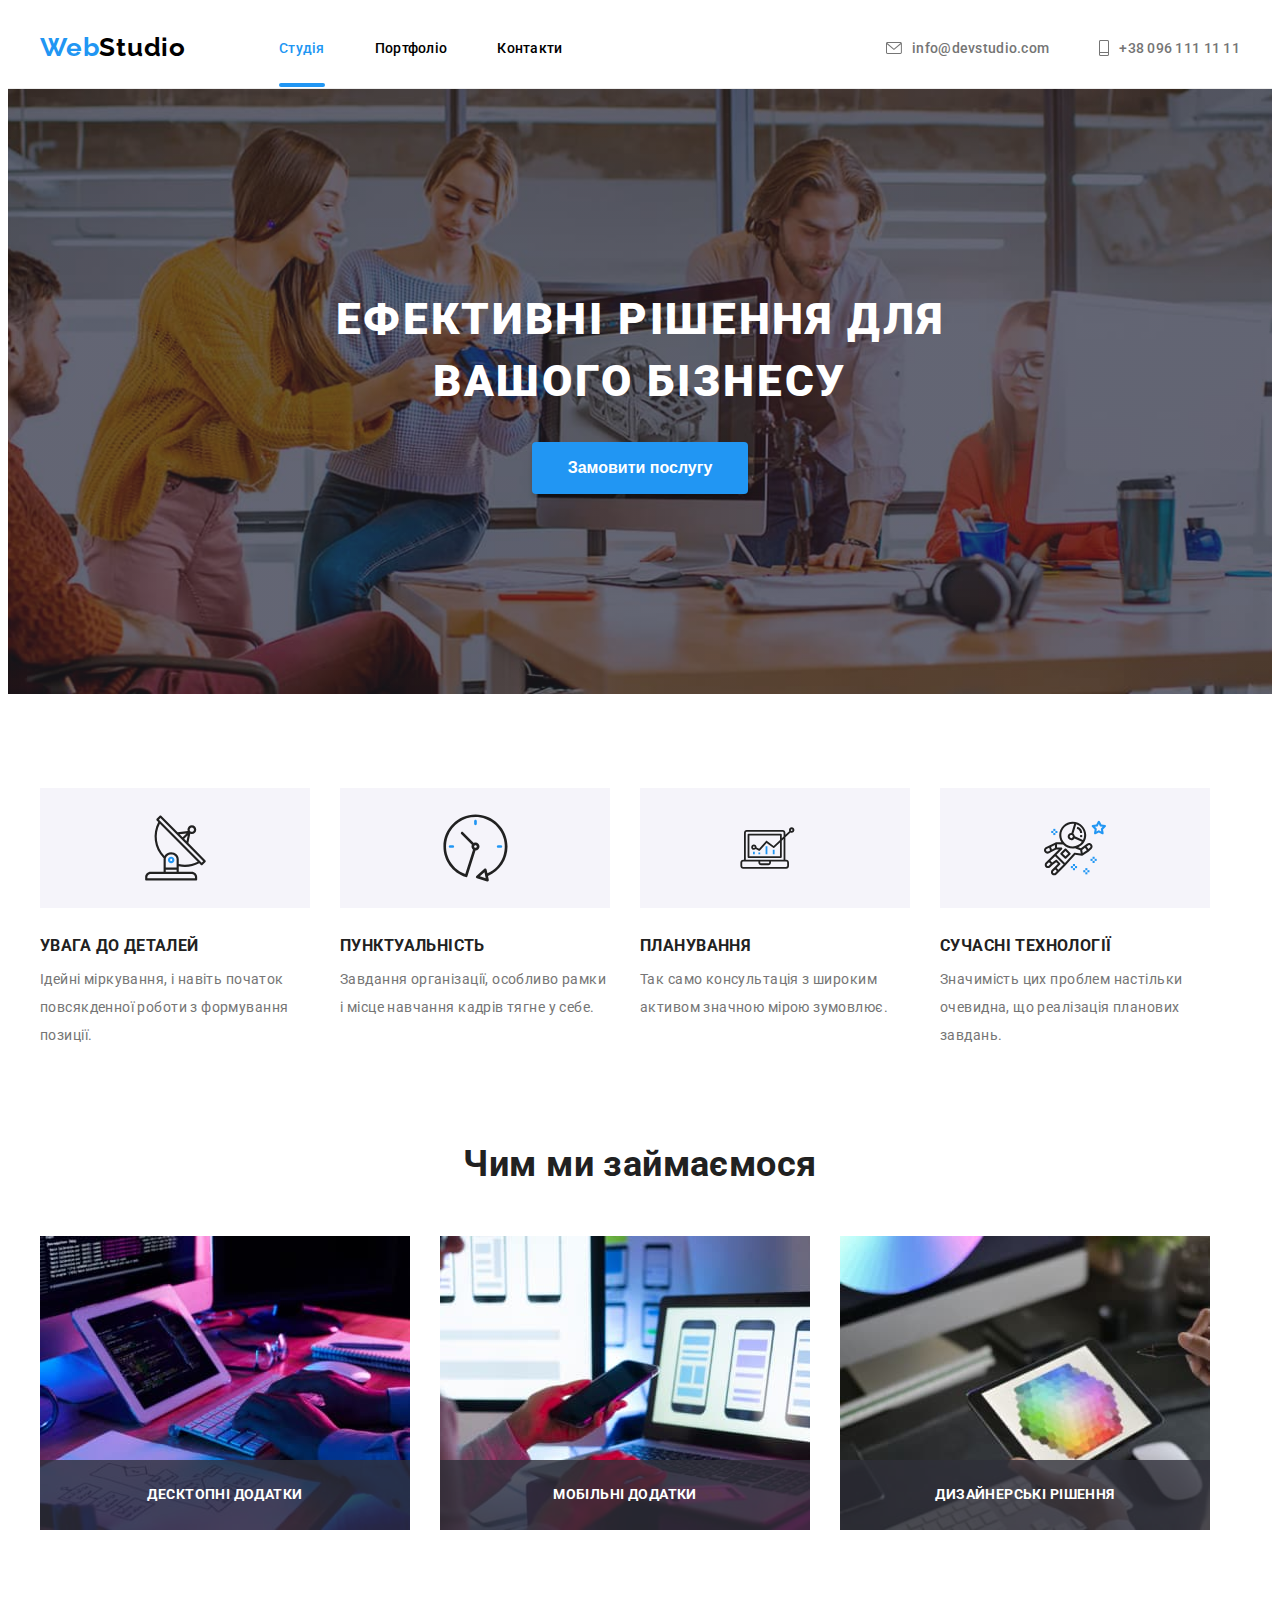
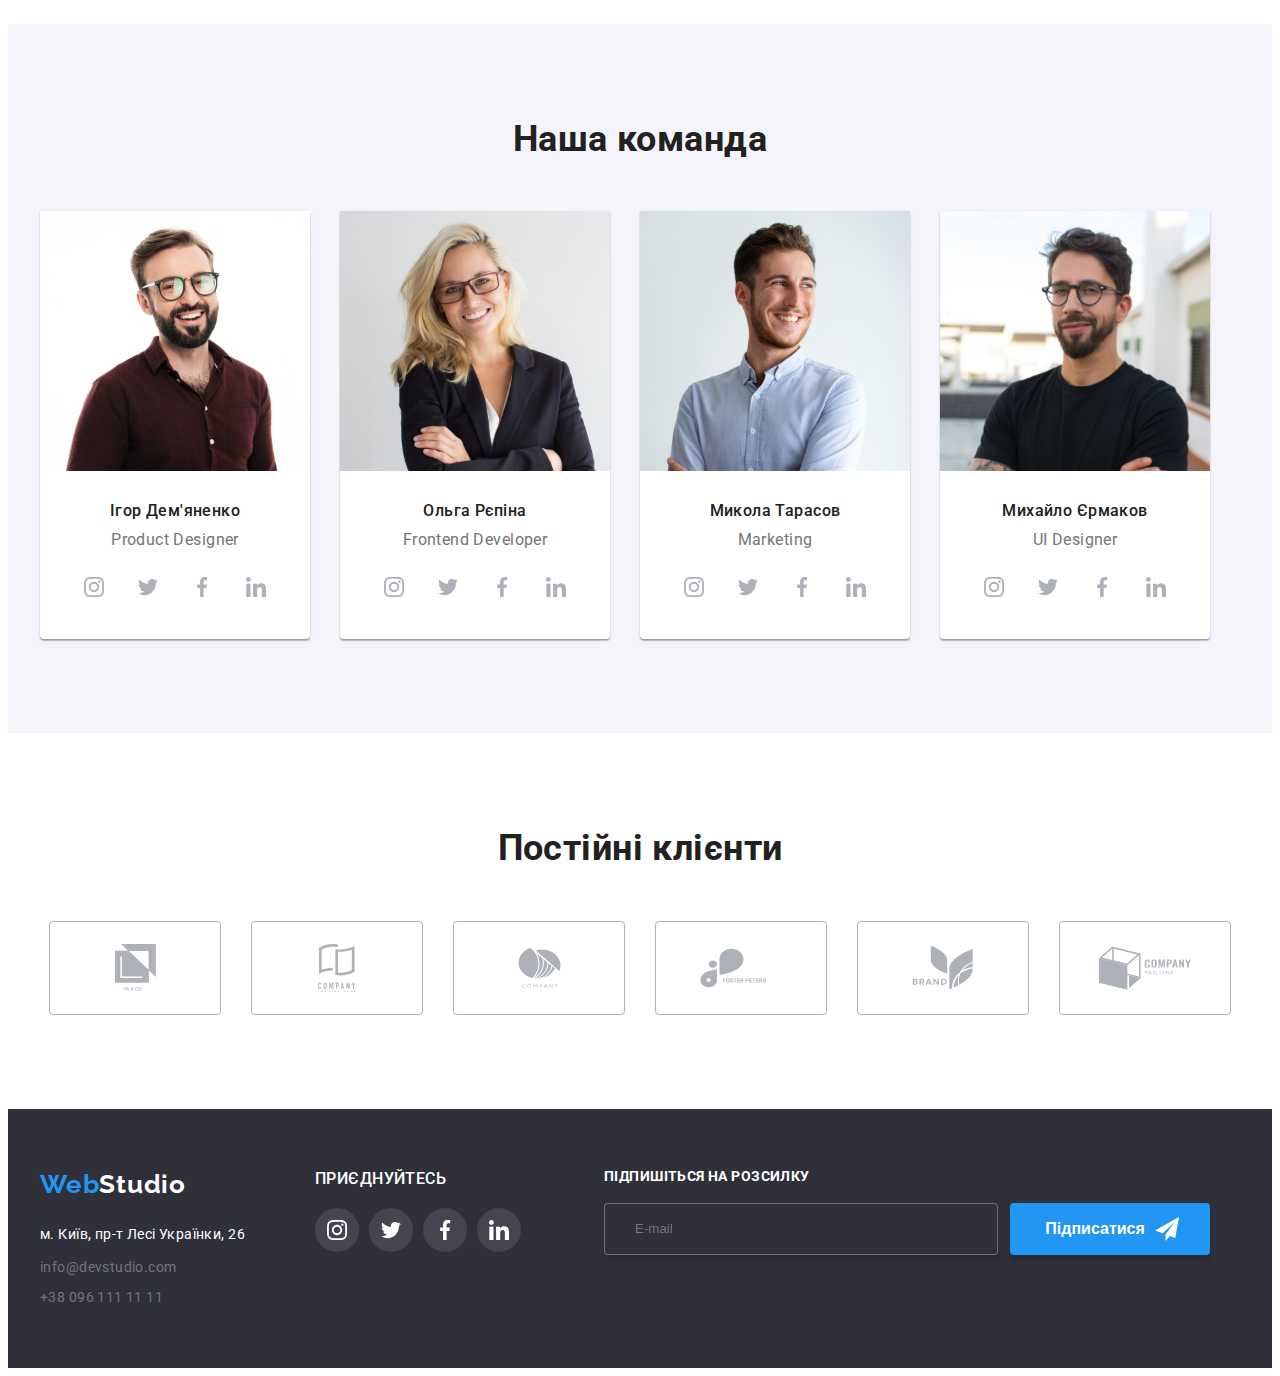
<file: index.html>
<!DOCTYPE html>
<html lang="uk">
<head>
  <title>WebStudio</title>
  <meta http-equiv="Content-Type" content="text/html;charset=UTF-8">
  <link href="https://fonts.googleapis.com/css2?family=Raleway:wght@700&family=Roboto:wght@400;500;700;900&display=swap" rel="stylesheet">
  <link rel="stylesheet" href="https://cdnjs.cloudflare.com/ajax/libs/modern-normalize/1.1.0/modern-normalize.min.css" integrity="sha512-wpPYUAdjBVSE4KJnH1VR1HeZfpl1ub8YT/NKx4PuQ5NmX2tKuGu6U/JRp5y+Y8XG2tV+wKQpNHVUX03MfMFn9Q==" crossorigin="anonymous" referrerpolicy="no-referrer" />
  <link rel="stylesheet" href="css/main.min.css">
  <meta name="viewport" content="width=device-width, initial-scale=1.0, maximum-scale=1.0, user-skalable=0">
  <link rel="shortcut icon" href="./images/ico/logo.ico">
</head>
<body>
<header class="header">
  <div class="container header__wrapper">
    <nav class="menu">
      <a class="logo" href="./index.html"><span class="logo--blue">Web</span>Studio</a>
      <ul class="menu__list">
        <li class="menu__item">
          <a class="menu__link menu__link--included" href="./index.html">Студія</a>
        </li>
        <li class="menu__item">
          <a class="menu__link" href="./portfolio.html">Портфоліо</a>
        </li>
        <li class="menu__item">
          <a class="menu__link" href="">Контакти</a>
        </li>
      </ul>
    </nav>
    <ul class="contacts__list">
      <li class="contacts__item">
        <a class="contacts__link" href="mailto:info@devstudio.com">
          <svg class="contacts__icon contacts__icon--email">
            <use href="./images/symbol-defs.svg#mail"></use>
          </svg>
          info@devstudio.com
        </a>
      </li>
      <li class="contacts__item">
        <a class="contacts__link" href="tel:+380961111111">
          <svg class="contacts__icon contacts__icon--phone">
            <use href="./images/symbol-defs.svg#phone"></use>
          </svg>
          +38 096 111 11 11
        </a>
      </li>
    </ul>
  </div>
</header>
<main>
<section class="hero hero--bg">
    <div class="container">
      <h1 class="hero__title">Ефективні рішення для вашого бізнесу</h1>
      <button class="hero__button" type="button" data-modal-open>Замовити послугу</button>
    </div>
</section>
<section class="benefits">
  <div class="container">
    <ul class="benefits__list">
      <li class="benefits__item">
       <div class="benefits__bg">
        <svg class="benefits__icon" width="65" height="70">
          <use href="./images/symbol-defs.svg#radio"></use>
        </svg>
       </div>
        <h3 class="benefits__title">УВАГА ДО ДЕТАЛЕЙ</h3>
        <p class="benefits__text">
          Ідейні міркування, і навіть початок повсякденної роботи з формування позиції.
        </p>
      </li>
      <li class="benefits__item">
       <div class="benefits__bg">
        <svg class="benefits__icon" width="67" height="70">
          <use href="./images/symbol-defs.svg#time"></use>
        </svg>
       </div>
        <h3 class="benefits__title">ПУНКТУАЛЬНІСТЬ</h3>
        <p class="benefits__text">
          Завдання організації, особливо рамки і місце навчання кадрів тягне у себе.
        </p>
      </li>
      <li class="benefits__item">
        <div class="benefits__bg">
          <svg class="benefits__icon" width="70" height="54">
            <use href="./images/symbol-defs.svg#computer"></use>
          </svg>
        </div>
        <h3 class="benefits__title">ПЛАНУВАННЯ</h3>
        <p class="benefits__text">
          Так само консультація з широким активом значною мірою зумовлює.
        </p>
      </li>
      <li class="benefits__item">
       <div class="benefits__bg">
        <svg class="benefits__icon" width="70" height="62">
          <use href="./images/symbol-defs.svg#astronaut"></use>
        </svg>
       </div>
        <h3 class="benefits__title">СУЧАСНІ ТЕХНОЛОГІЇ</h3>
        <p class="benefits__text">
          Значимість цих проблем настільки очевидна, що реалізація планових завдань.
        </p>
      </li>
    </ul>
  </div>
</section>
<section class="work section">
 <div class="container">
  <h2 class="work__title title">Чим ми займаємося</h2>
  <ul class="work__list">
    <li class="work__item">
      <div class="work__thumb">
        <img class="work__imag" src="./images/gallery/img1.jpg" width="370" alt="programming">
        <div class="work__subtitle"><p>Десктопні додатки</p></div>
      </div>
      
    </li>
    <li class="work__item">
      <div class="work__thumb">
        <img class="work__imag" src="./images/gallery/img2.jpg" width="370" alt="application creation">
        <div class="work__subtitle"><p>Мобільні додатки</p></div>
      </div>
    </li>
    <li class="work__item">
      <div class="work__thumb">
        <img class="work__imag" src="./images/gallery/img3.jpg" width="370" alt="design">
        <div class="work__subtitle"><p>Дизайнерські рішення</p></div>
      </div>
    </li>
  </ul>
 </div> 
</section>
<section class="team section">
  <div class="container">
    <h2 class="team__title title">Наша команда</h2>
    <ul class="team__list">
      <li class="team__item">
        <img class="team__imag" src="./images/gallery/img.jpg" width="270" alt="Product Designer">
        <h3 class="team__name">Ігор Дем'яненко</h3>
        <p class="team__profession">Product Designer</p>
        <ul class="team__social">
          <li class="social__br">
            <a class="social__link" href="">
              <svg class="social__icon" width="20" height="20">
                <use href="./images/symbol-defs.svg#instagram"></use>
              </svg>
            </a>
          </li>
          <li class="social__br">
            <a class="social__link" href="">
              <svg class="social__icon" width="20" height="20">
                <use href="./images/symbol-defs.svg#twitter"></use>
              </svg>
            </a>
          </li>
          <li class="social__br">
            <a class="social__link" href="">
              <svg class="social__icon" width="20" height="20">
                <use href="./images/symbol-defs.svg#facebook"></use>
              </svg>
            </a>
          </li>
          <li class="social__br">
            <a class="social__link" href="">
              <svg class="social__icon" width="20" height="20">
                <use href="./images/symbol-defs.svg#linkedin"></use>
              </svg>
            </a>
          </li>
        </ul>
      </li>
      <li class="team__item">
        <img class="team__imag" src="./images/gallery/img(1).jpg" width="270" alt="Frontend Developer">
        <h3 class="team__name">Ольга Рєпіна</h3>
        <p class="team__profession">Frontend Developer</p>
        <ul class="team__social">
          <li class="social__br">
            <a class="social__link" href="">
              <svg class="social__icon" width="20" height="20">
                <use href="./images/symbol-defs.svg#instagram"></use>
              </svg>
            </a>
          </li>
          <li class="social__br">
            <a class="social__link" href="">
              <svg class="social__icon" width="20" height="20">
                <use href="./images/symbol-defs.svg#twitter"></use>
              </svg>
            </a>
          </li>
          <li class="social__br">
            <a class="social__link" href="">
              <svg class="social__icon" width="20" height="20">
                <use href="./images/symbol-defs.svg#facebook"></use>
              </svg>
            </a>
          </li>
          <li class="social__br">
            <a class="social__link" href="">
              <svg class="social__icon" width="20" height="20">
                <use href="./images/symbol-defs.svg#linkedin"></use>
              </svg>
            </a>
          </li>
        </ul>
      </li>
      <li class="team__item">
        <img class="team__imag" src="./images/gallery/img(2).jpg" width="270" alt="Marketing">
        <h3 class="team__name">Микола Тарасов</h3>
        <p class="team__profession">Marketing</p>
          <ul class="team__social">
            <li class="social__br">
            <a class="social__link" href="">
              <svg class="social__icon" width="20" height="20">
                <use href="./images/symbol-defs.svg#instagram"></use>
              </svg>
            </a>
          </li>
          <li class="social__br">
            <a class="social__link" href="">
              <svg class="social__icon" width="20" height="20">
                <use href="./images/symbol-defs.svg#twitter"></use>
              </svg>
            </a>
          </li>
          <li class="social__br">
            <a class="social__link" href="">
              <svg class="social__icon" width="20" height="20">
                <use href="./images/symbol-defs.svg#facebook"></use>
              </svg>
            </a>
          </li>
          <li class="social__br">
            <a class="social__link" href="">
              <svg class="social__icon" width="20" height="20">
                <use href="./images/symbol-defs.svg#linkedin"></use>
              </svg>
            </a>
          </li>
        </ul>
      </li>
      <li class="team__item">
        <img class="team__imag" src="./images/gallery/img(3).jpg" width="270" alt="UI Designer">
        <h3 class="team__name">Михайло Єрмаков</h3>
        <p class="team__profession">UI Designer</p>
        <ul class="team__social">
          <li class="social__br">
            <a class="social__link" href="">
              <svg class="social__icon" width="20" height="20">
                <use href="./images/symbol-defs.svg#instagram"></use>
              </svg>
            </a>
          </li>
          <li class="social__br">
            <a class="social__link" href="">
              <svg class="social__icon" width="20" height="20">
                <use href="./images/symbol-defs.svg#twitter"></use>
              </svg>
            </a>
          </li>
          <li class="social__br">
            <a class="social__link" href="">
              <svg class="social__icon" width="20" height="20">
                <use href="./images/symbol-defs.svg#facebook"></use>
              </svg>
            </a>
          </li>
          <li class="social__br">
            <a class="social__link" href="">
              <svg class="social__icon" width="20" height="20">
                <use href="./images/symbol-defs.svg#linkedin"></use>
              </svg>
            </a>
          </li>
        </ul>
      </li>
    </ul>
  </div>
</section>
<section class="company section">
  <div class="container">
    <h2 class="company__title title">Постійні клієнти</h2>
    <ul class="company__list">
      <li class="company__item">
        <a class="company__link" href="">
          <svg class="company__icon" width="41" height="47">
            <use href="./images/symbol-defs.svg#company1"></use>
          </svg>
        </a>
      </li>
      <li class="company__item">
        <a class="company__link" href="">
          <svg class="company__icon" width="40" height="48">
            <use href="./images/symbol-defs.svg#company2"></use>
          </svg>
        </a>
      </li>
      <li class="company__item">
        <a class="company__link" href="">
          <svg class="company__icon" width="43" height="41">
            <use href="./images/symbol-defs.svg#company3"></use>
          </svg>
        </a>
      </li>
      <li class="company__item">
        <a class="company__link" href="">
          <svg class="company__icon" width="84" height="40">
            <use href="./images/symbol-defs.svg#company4"></use>
          </svg>
        </a>
      </li>
      <li class="company__item">
        <a class="company__link" href="">
          <svg class="company__icon" width="62" height="45">
            <use href="./images/symbol-defs.svg#company5"></use>
          </svg>
        </a>
      </li>
      <li class="company__item">
        <a class="company__link" href="">
          <svg class="company__icon" width="94" height="44">
            <use href="./images/symbol-defs.svg#company6"></use>
          </svg>
        </a>
      </li>
    </ul>
  </div>
</section>
</main>
<footer class="footer">
 <div class="container">
  <address class="address">
    <div class="footer__contacts">
      <a class="footer__logo logo" href="./index.html"><span class="logo--blue">Web</span>Studio</a>
      <ul class="footer__list">
        <li class="footer__item">
          <a class="footer__link footer__link--white" href="https://goo.gl/maps/CPtrU1FHBa2aNyZL9" target="_blank"
            rel="noopener noreferrer nofollow">м. Київ, пр-т Лесі Українки, 26</a>
        </li>
        <li class="footer__item">
          <a class="footer__link" href="mailto:info@devstudio.com">info@devstudio.com</a>
        </li>
        <li class="footer__item">
          <a class="footer__link" href="tel:+380961111111">+38 096 111 11 11</a>
        </li>
      </ul>
    </div>
    <div class="footer__connect">
      <p class="footer__title">приєднуйтесь</p>
      <ul class="footer__social">
        <li class="social__br">
          <a class="social__link social__link--color" href="">
            <svg class="social__icon" width="20" height="20">
              <use href="./images/symbol-defs.svg#instagram"></use>
            </svg>
          </a>
        </li>
        <li class="social__br">
          <a class="social__link social__link--color" href="">
            <svg class="social__icon" width="20" height="20">
              <use href="./images/symbol-defs.svg#twitter"></use>
            </svg>
          </a>
        </li>
        <li class="social__br">
          <a class="social__link social__link--color" href="">
            <svg class="social__icon" width="20" height="20">
              <use href="./images/symbol-defs.svg#facebook"></use>
            </svg>
          </a>
        </li>
        <li class="social__br">
          <a class="social__link social__link--color" href="">
            <svg class="social__icon" width="20" height="20">
              <use href="./images/symbol-defs.svg#linkedin"></use>
            </svg>
          </a>
        </li>
      </ul>
    </div>
    <form class="footer__subscribee">
        <label class="subscribee__label" for="mail">Підпишіться на розсилку</label>
        <div class="subscribee__field">
          <input class="subscribee__input" type="email" name="email" placeholder="E-mail" id="mail" required />
          <button class="subscribee__button" type="submit">
            <span class="subscribee__text">Підписатися</span>
            <svg class="subscribee__icon" width="24" height="24">
              <use href="./images/symbol-defs.svg#subscribee"></use>
            </svg>
          </button>
        </div>
    </form>
  </address>
 </div>
</footer>
<div class="backdrop is-hidden" data-modal>
  <div class="modal">
    <button type="button" class="close__button" data-modal-close>
      <svg class="close__icon" width="11" height="11">
      <use href="./images/symbol-defs.svg#close"></use>
    </svg>
    </button>
    <div class="modal__form">
      <p class="modal__title">Залиште свої дані, ми вам передзвонимо</p>
      <form>
          <fieldset>
            <div class="modal__field">
              <label class="modal__label" for="username">Ім'я </label>
              <input class="modal__input" type="text" name="username" id="username" required 
              pattern="^[a-zA-Z]+$" 
              title="Username" />
              <svg class="modal__icon" width="12" height="12">
                <use href="./images/symbol-defs.svg#name"></use>
              </svg>
            </div>
            <div class="modal__field">
              <label  class="modal__label" for="tell">Телефон</label>
              <input class="modal__input" type="tel" name="tell" id="tell" required />
              <svg class="modal__icon" width="12" height="12">
                <use href="./images/symbol-defs.svg#tell"></use>
              </svg>
            </div>
            <div class="modal__field">
              <label class="modal__label" for="email">Пошта</label>
              <input class="modal__input" type="email" name="mail" id="email" required />
              <svg class="modal__icon" width="12" height="12">
                <use href="./images/symbol-defs.svg#email"></use>
              </svg>
            </div>
            <div class="modal__field modal__field--bottom">
              <label class="modal__label" for="comments">Коментар</label>
              <textarea class="modal__comments" name="text" id="comments" cols="30" rows="10" placeholder="Введіть текст"></textarea>
            </div>
            <div class="modal__treaty">
              <label class="treaty__label">
                <input class="treaty__input" type="checkbox" value="confirmation" required>
                 <span class="treaty__check"></span>
                Погоджуюся з розсилкою та приймаю &nbsp; <a href="">Умови договору</a>
              </label>
            </div>
            <button class="modal__button" type="submit">Відправити</button>
          </fieldset>
      </form>
    </div>
  </div>
</div>
<script src="./js/modal.js"></script>
</body>
</html>
</file>
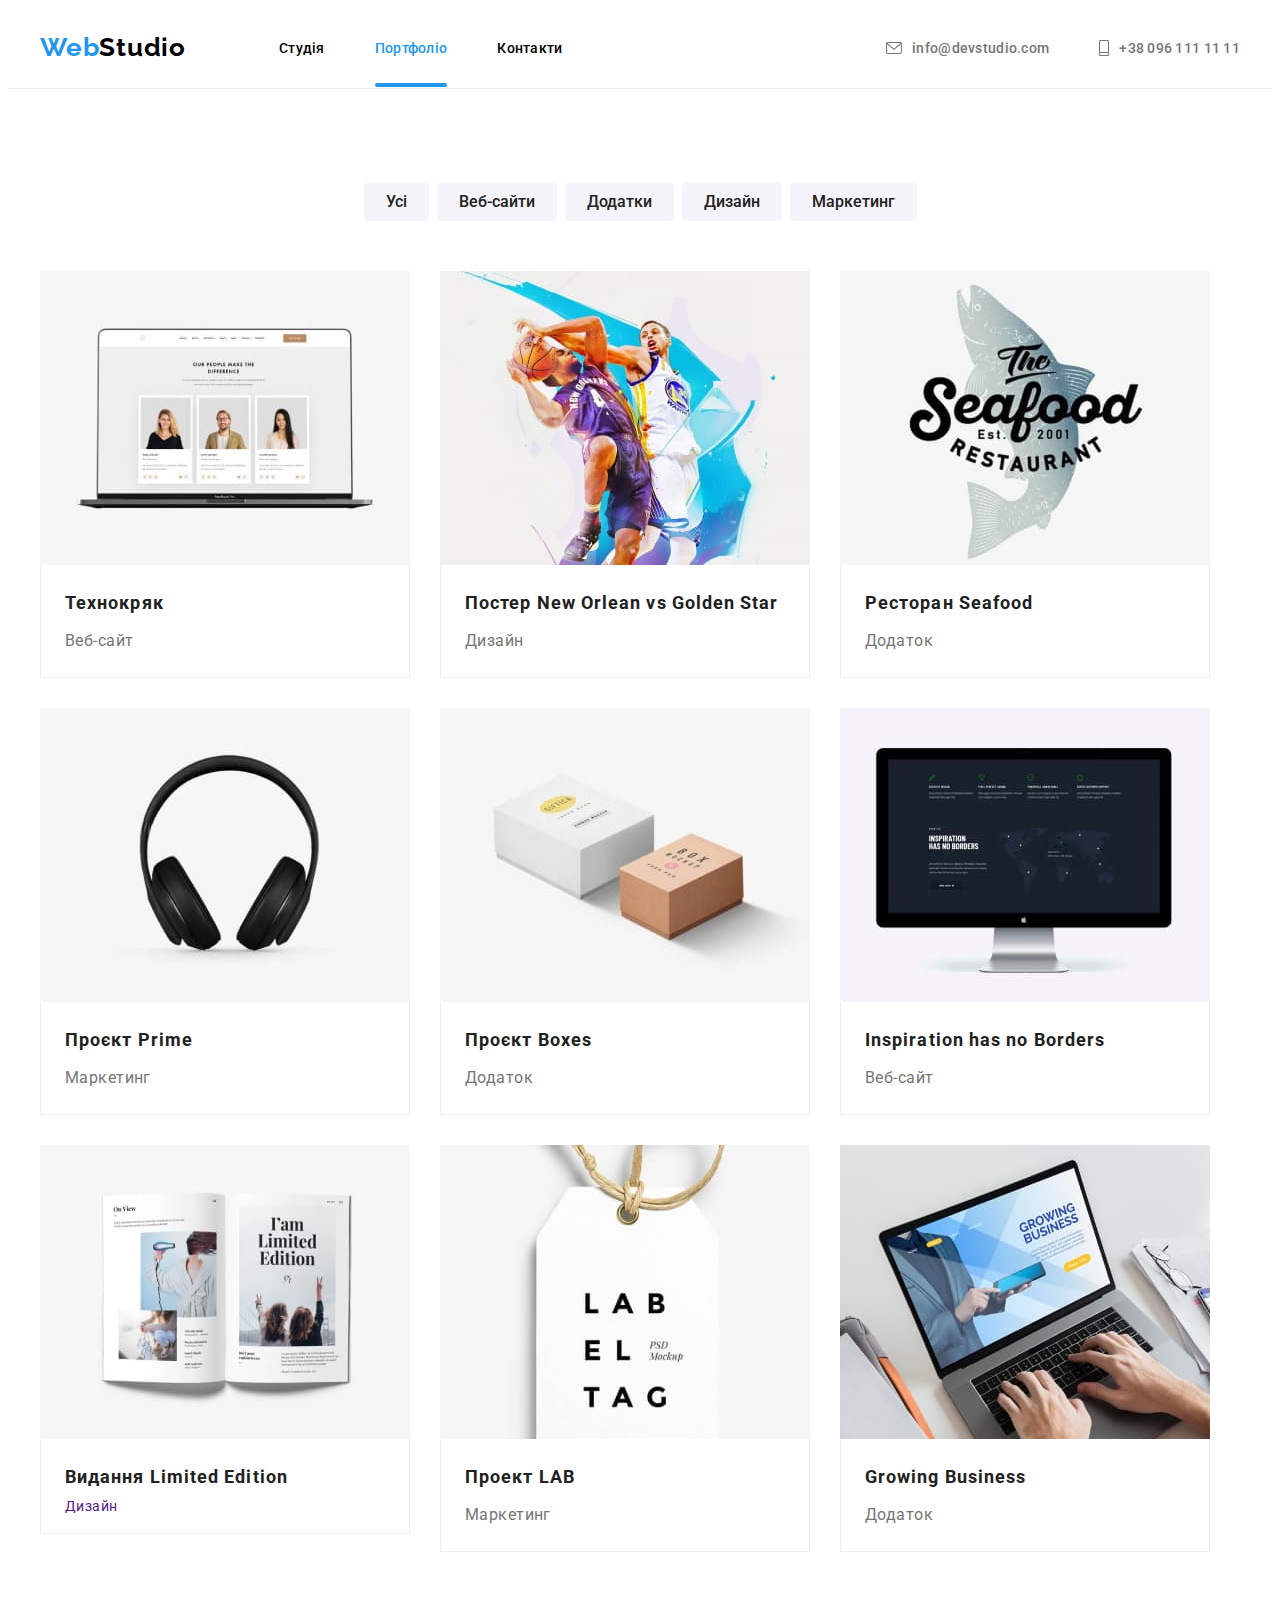
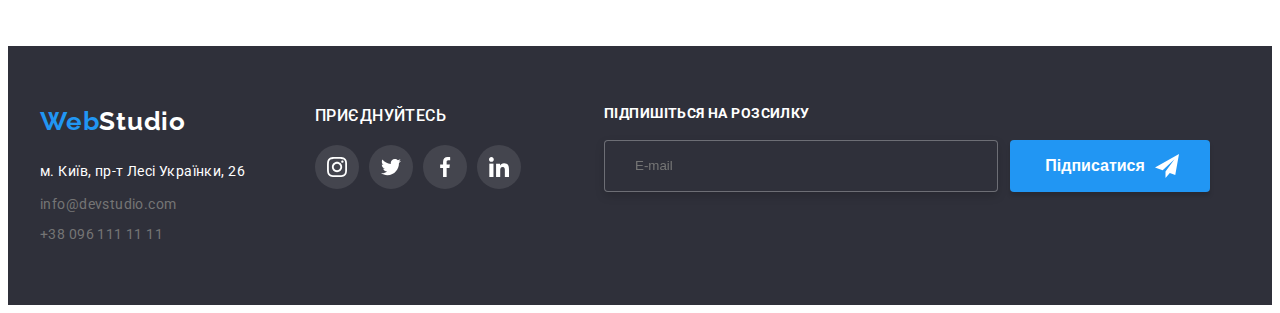
<file: portfolio.html>
<!DOCTYPE html>
<html lang="uk">
<head>
  <title>WebStudio</title>
  <meta http-equiv="Content-Type" content="text/html;charset=UTF-8">
  <link href="https://fonts.googleapis.com/css2?family=Raleway:wght@700&family=Roboto:wght@400;500;700;900&display=swap" rel="stylesheet">
  <link rel="stylesheet" href="https://cdnjs.cloudflare.com/ajax/libs/modern-normalize/1.1.0/modern-normalize.min.css"
    integrity="sha512-wpPYUAdjBVSE4KJnH1VR1HeZfpl1ub8YT/NKx4PuQ5NmX2tKuGu6U/JRp5y+Y8XG2tV+wKQpNHVUX03MfMFn9Q=="
    crossorigin="anonymous" referrerpolicy="no-referrer" />
  <link rel="stylesheet" href="css/main.min.css">
  <meta name="viewport" content="width=device-width, initial-scale=1.0, maximum-scale=1.0, user-skalable=0">
  <link rel="shortcut icon" href="./image/ico/logo.ico">
</head>
<body>
  <header class="header">
    <div class="container header__wrapper">
      <nav class="menu">
        <a class="logo" href="./index.html"><span class="logo--blue">Web</span>Studio</a>
        <ul class="menu__list">
          <li class="menu__item">
            <a class="menu__link" href="./index.html">Студія</a>
          </li>
          <li class="menu__item">
            <a class="menu__link menu__link--included" href="./portfolio.html">Портфоліо</a>
          </li>
          <li class="menu__item">
            <a class="menu__link" href="">Контакти</a>
          </li>
        </ul>
      </nav>
      <ul class="contacts__list">
        <li class="contacts__item">
          <a class="contacts__link" href="mailto:info@devstudio.com">
            <svg class="contacts__icon contacts__icon--email">
              <use href="./images/symbol-defs.svg#mail"></use>
            </svg>
            info@devstudio.com
          </a>
        </li>
        <li class="contacts__item">
          <a class="contacts__link" href="tel:+380961111111">
            <svg class="contacts__icon contacts__icon--phone">
              <use href="./images/symbol-defs.svg#phone"></use>
            </svg>
            +38 096 111 11 11
          </a>
        </li>
      </ul>
    </div>
  </header>
<main>
<section class="portfolio section">
<div class="container">
      <ul class="button__list">
        <li class="button__item">
          <button class="button" type="button">Усі</button>
        </li>
        <li class="button__item">
          <button class="button" type="button">Веб-сайти</button>
        </li>
        <li class="button__item">
          <button class="button" type="button">Додатки</button>
        </li>
        <li class="button__item">
          <button class="button" type="button">Дизайн</button>
        </li>
        <li class="button__item">
          <button class="button" type="button">Маркетинг</button>
        </li>
      </ul>
      <ul class="portfolio__list">
        <li class="portfolio__item">
          <a class="portfolio__link" href="">
            <div class="portfolio__overlay">
              <img class="portfolio__imag" src="./images/portfolio/img1.jpg" width="370" alt="">
              <div class="portfolio__thumb">
                <p>Ресурс пропонує комплексні пропозиції з різним рівнем функціоналу та сервісів. Все це дозволить відвідувачу отримати
                вичерпні відомості про компанію чи приватну особу.</p>
            </div>
            </div>
            <div class="portfolio__info">
              <h2 class="portfolio__title">Технокряк</h2>
              <p class="portfolio__text">Веб-сайт</p>
            </div>
          </a>
        </li>
        <li class="portfolio__item">
          <a class="portfolio__link" href="">
              <div class="portfolio__overlay">
                <img class="portfolio__imag" src="./images/portfolio/img2.jpg" width="370" alt="">
                <div class="portfolio__thumb">
                  <p>Ресурс пропонує комплексні пропозиції з різним рівнем функціоналу та сервісів. Все це дозволить відвідувачу
                    отримати вичерпні відомості про компанію чи приватну особу.</p>
              </div>
            </div>
            <div class="portfolio__info">
              <h2 class="portfolio__title">Постер New Orlean vs Golden Star</h2>
              <p class="portfolio__text">Дизайн</p>
            </div>
          </a>
        </li>
        <li class="portfolio__item">
          <a class="portfolio__link" href="">
            <div class="portfolio__overlay">
              <img class="portfolio__imag" src="./images/portfolio/img3.jpg" width="370" alt="">
              <div class="portfolio__thumb">
                <p>Ресурс пропонує комплексні пропозиції з різним рівнем функціоналу та сервісів. Все це дозволить відвідувачу
                  отримати вичерпні відомості про компанію чи приватну особу.</p>
            </div>
            </div>
            <div class="portfolio__info">
              <h2 class="portfolio__title">Ресторан Seafood</h2>
              <p class="portfolio__text">Додаток</p>
            </div>
          </a>
        </li>
        <li class="portfolio__item">
          <a class="portfolio__link" href="">
            <div class="portfolio__overlay">
              <img class="portfolio__imag" src="./images/portfolio/img4.jpg" width="370" alt="">
              <div class="portfolio__thumb">
                <p>Ресурс пропонує комплексні пропозиції з різним рівнем функціоналу та сервісів. Все це дозволить відвідувачу
                  отримати вичерпні відомості про компанію чи приватну особу.</p>
              </div>
            </div>
            <div class="portfolio__info">
              <h2 class="portfolio__title">Проєкт Prime</h2>
              <p class="portfolio__text">Маркетинг</p>
            </div>
          </a>
        </li>
        <li class="portfolio__item">
          <a class="portfolio__link" href="">
           <div class="portfolio__overlay">
            <img class="portfolio__imag" src="./images/portfolio/img5.jpg" width="370" alt="">
            <div class="portfolio__thumb">
              <p>Ресурс пропонує комплексні пропозиції з різним рівнем функціоналу та сервісів. Все це дозволить відвідувачу
                отримати вичерпні відомості про компанію чи приватну особу.</p>
            </div>
           </div>
            <div class="portfolio__info">
              <h2 class="portfolio__title">Проєкт Boxes</h2>
              <p class="portfolio__text">Додаток</p>
            </div>
          </a>
        </li>
        <li class="portfolio__item">
          <a class="portfolio__link" href="">
           <div class="portfolio__overlay">
            <img class="portfolio__imag" src="./images/portfolio/img6.jpg" width="370" alt="">
            <div class="portfolio__thumb">
              <p>Ресурс пропонує комплексні пропозиції з різним рівнем функціоналу та сервісів. Все це дозволить відвідувачу
                отримати вичерпні відомості про компанію чи приватну особу.</p>
            </div>
           </div>
            <div class="portfolio__info">
              <h2 class="portfolio__title">Inspiration has no Borders</h2>
              <p class="portfolio__text">Веб-сайт</p>
            </div>
          </a>
        </li>
        <li class="portfolio__item">
          <a class="portfolio__link" href="">
           <div class="portfolio__overlay">
            <img class="portfolio__imag" src="./images/portfolio/img7.jpg" width="370" alt="">
            <div class="portfolio__thumb">
              <p>Ресурс пропонує комплексні пропозиції з різним рівнем функціоналу та сервісів. Все це дозволить відвідувачу
                отримати вичерпні відомості про компанію чи приватну особу.</p>
            </div>
           </div>
            <div class="portfolio__info">
              <h2 class="portfolio__title">Видання Limited Edition</h2>
              <p class="portfolio-text">Дизайн</p>
            </div>
          </a>
        </li>
        <li class="portfolio__item">
          <a class="portfolio__link" href="">
            <div class="portfolio__overlay">
              <img class="portfolio__imag" src="./images/portfolio/img8.jpg" width="370" alt="">
              <div class="portfolio__thumb">
                <p>Ресурс пропонує комплексні пропозиції з різним рівнем функціоналу та сервісів. Все це дозволить відвідувачу
                  отримати вичерпні відомості про компанію чи приватну особу.</p>
              </div>
            </div>
            <div class="portfolio__info">
              <h2 class="portfolio__title">Проект LAB</h2>
              <p class="portfolio__text">Маркетинг</p>
            </div>
          </a>
        </li>
        <li class="portfolio__item">
          <a class="portfolio__link" href="">
            <div class="portfolio__overlay">
              <img class="portfolio__imag" src="./images/portfolio/img9.jpg" width="370" alt="">
              <div class="portfolio__thumb">
                <p>Ресурс пропонує комплексні пропозиції з різним рівнем функціоналу та сервісів. Все це дозволить відвідувачу
                  отримати вичерпні відомості про компанію чи приватну особу.</p>
              </div>
            </div>
            <div class="portfolio__info">
              <h2 class="portfolio__title">Growing Business</h2>
              <p class="portfolio__text">Додаток</p>
            </div>
          </a>
        </li>
      </ul>
</div>
</section>
</main>
<footer class="footer">
  <div class="container">
    <address class="address">
      <div class="footer__contacts">
        <a class="footer__logo logo" href="./index.html"><span class="logo--blue">Web</span>Studio</a>
        <ul class="footer__list">
          <li class="footer__item">
            <a class="footer__link footer__link--white" href="https://goo.gl/maps/CPtrU1FHBa2aNyZL9" target="_blank"
              rel="noopener noreferrer nofollow">м. Київ, пр-т Лесі Українки, 26</a>
          </li>
          <li class="footer__item">
            <a class="footer__link" href="mailto:info@devstudio.com">info@devstudio.com</a>
          </li>
          <li class="footer__item">
            <a class="footer__link" href="tel:+380961111111">+38 096 111 11 11</a>
          </li>
        </ul>
      </div>
      <div class="footer__connect">
        <p class="footer__title">приєднуйтесь</p>
        <ul class="footer__social">
          <li class="social__br">
            <a class="social__link social__link--color" href="">
              <svg class="social__icon" width="20" height="20">
                <use href="./images/symbol-defs.svg#instagram"></use>
              </svg>
            </a>
          </li>
          <li class="social__br">
            <a class="social__link social__link--color" href="">
              <svg class="social__icon" width="20" height="20">
                <use href="./images/symbol-defs.svg#twitter"></use>
              </svg>
            </a>
          </li>
          <li class="social__br">
            <a class="social__link social__link--color" href="">
              <svg class="social__icon" width="20" height="20">
                <use href="./images/symbol-defs.svg#facebook"></use>
              </svg>
            </a>
          </li>
          <li class="social__br">
            <a class="social__link social__link--color" href="">
              <svg class="social__icon" width="20" height="20">
                <use href="./images/symbol-defs.svg#linkedin"></use>
              </svg>
            </a>
          </li>
        </ul>
      </div>
      <form class="footer__subscribee">
        <label class="subscribee__label" for="mail">Підпишіться на розсилку</label>
        <div class="subscribee__field">
          <input class="subscribee__input" type="email" name="email" placeholder="E-mail" id="mail" required />
          <button class="subscribee__button" type="submit">
            <span class="subscribee__text">Підписатися</span>
            <svg class="subscribee__icon" width="24" height="24">
              <use href="./images/symbol-defs.svg#subscribee"></use>
            </svg>
          </button>
        </div>
      </form>
    </address>
  </div>
</footer>
</body>
</html>
</file>
<file: css/main.min.css>
ul,li{list-style:none;margin:0;padding:0}h1,h2,h3,h4,h5,h6,p{margin:0;padding:0}a{text-decoration:none}fieldset{margin:0;padding:0;border:0}body{font-family:"Roboto",sans-serif;color:var(--main-color);font-size:14px;line-height:1;text-decoration:none;letter-spacing:.03em}.container{margin:0 auto;max-width:1200px;padding:0 15px 0 15px}.menu__link--included{color:var(--active-color)}.menu__link--included::after{content:"";display:flex;position:absolute;bottom:0;background:#2196f3;border-radius:2px;width:100%;height:4px}.logo{color:var(--main-color);font-family:"Raleway";font-weight:700;font-size:26px;line-height:1.2;letter-spacing:.03em;margin:0 93px 0 0}.logo--blue{color:#2196f3}.section{padding:94px 0}.title{color:#212121;font-weight:700;font-size:36px;line-height:1.2;text-align:center;margin:0 0 50px 0}img{display:block}.social__link{display:flex;justify-content:center;align-items:center;width:44px;height:44px;border-radius:50%;color:#afb1b8;cursor:pointer;transition:color 250ms cubic-bezier(0.4, 0, 0.2, 1),background-color 250ms cubic-bezier(0.4, 0, 0.2, 1)}.social__link:hover{background:#2196f3;color:#fff}.social__icon{fill:currentColor}.header{border-bottom:1px solid #ececec}.header__wrapper{display:flex;justify-content:space-between;align-items:center}.menu{display:flex;align-items:center}.menu__list{display:flex}.menu__list li:not(:last-child){margin:0 50px 0 0}.menu__item{position:relative}.menu__link{display:block;font-weight:500;letter-spacing:.02em;color:var(--main-color);padding:32px 0;transition:color 250ms cubic-bezier(0.4, 0, 0.2, 1)}.menu__link:hover{color:#2196f3}.menu__link--included{color:#2196f3}.contacts__list{display:flex;align-items:center;color:#757575;transition:color 250ms cubic-bezier(0.4, 0, 0.2, 1)}.contacts__list li:not(:last-child){margin:0 50px 0 0}.contacts__item a{display:flex;align-items:center;font-weight:500;letter-spacing:.02em;color:inherit;padding:32px 0}.contacts__item:hover{color:#2196f3;cursor:pointer}.contacts__link{transition:color 250ms cubic-bezier(0.4, 0, 0.2, 1)}.contacts__link:hover{color:#2196f3}.contacts__icon{margin:0 10px 0 0;fill:currentColor;transition:fill 250ms cubic-bezier(0.4, 0, 0.2, 1)}.contacts__icon--email{width:16px;height:12px}.contacts__icon--email:hover{fill:currentColor}.contacts__icon--phone{width:10px;height:16px}.contacts__icon--phone:hover{fill:currentColor}.address{display:flex;font-style:normal}.footer{background:#2f303a;padding:60px 0}.footer__contacts{margin:0 70px 0 0}.footer__logo{display:inline-block;color:#fff;margin:0 0 20px 0}.footer__list li:not(:last-child){margin-bottom:9px}.footer__link{color:#757575;line-height:1.5;transition:color 250ms cubic-bezier(0.4, 0, 0.2, 1)}.footer__link:hover{color:#2196f3}.footer__link--white{color:#fff;line-height:2}.footer__connect{margin:0 83px 0 0}.footer__title{color:#fff;font-weight:500;font-size:16px;line-height:1.2;margin:0 0 20px 0;text-transform:uppercase}.footer__social{display:flex;justify-content:center;column-gap:10px}.social__link--color{background:rgba(255,255,255,.1);color:#fff}.footer__subscribee{display:flex;flex-direction:column;color:#fff}.subscribee__label{font-weight:700;line-height:1;text-transform:uppercase;margin-bottom:20px}.subscribee__field{display:flex;column-gap:12px}.subscribee__input{border:1px solid rgba(255,255,255,.3);filter:drop-shadow(0px 4px 4px rgba(0, 0, 0, 0.15));border-radius:4px;width:360px;background:#2f303a;padding-left:30px;color:#fff}.subscribee__button{position:relative;width:200px;color:#fff;font-weight:700;font-size:16px;line-height:2;cursor:pointer;background:#2196f3;box-shadow:0px 4px 4px rgba(0,0,0,.15);border-radius:4px;border:none;transition:background-color 250ms cubic-bezier(0.4, 0, 0.2, 1);padding:10px 0}.subscribee__button:hover,.subscribee__button:focus{background:#188ce8}.subscribee__text{margin-right:10px;margin-left:-20px}.subscribee__icon{position:absolute;top:50%;fill:#fff;transform:translateY(-50%)}.portfolio__list{display:flex;flex-wrap:wrap;gap:30px}.portfolio__link{display:block;width:370px;background:#fff;transition:box-shadow 250ms cubic-bezier(0.4, 0, 0.2, 1)}.portfolio__link:hover{box-shadow:0px 3px 1px rgba(0,0,0,.1),0px 1px 2px rgba(0,0,0,.08),0px 2px 2px rgba(0,0,0,.12)}.portfolio__overlay{overflow:hidden;position:relative}.portfolio__imag{max-width:100%;height:auto}.portfolio__thumb{position:absolute;top:0;left:0;background:rgba(33,150,243,.9);font-size:18px;line-height:1.55;color:#fff;padding:63px 24px;height:100%;width:100%;transform:translateY(100%);transition:transform 250ms cubic-bezier(0.4, 0, 0.2, 1)}.portfolio__list .portfolio__item:hover .portfolio__thumb{transform:translateY(0)}.portfolio__info{padding:20px 24px;border-left:1px solid #eee;border-right:1px solid #eee;border-bottom:1px solid #eee}.portfolio__title{color:#212121;font-weight:700;font-size:18px;line-height:2;letter-spacing:.06em;margin:0 0 4px 0}.portfolio__text{color:#757575;font-size:16px;line-height:2}.button{color:#212121;font-family:inherit;font-weight:500;font-size:16px;line-height:1.62;background:#f5f4fa;border:none;border-radius:4px;cursor:pointer;padding:6px 22px;transition:color 250ms cubic-bezier(0.4, 0, 0.2, 1),background-color 250ms cubic-bezier(0.4, 0, 0.2, 1)}.button:hover,.button:focus{color:#fff;background:#2196f3;box-shadow:0px 3px 1px rgba(0,0,0,.1),0px 1px 2px rgba(0,0,0,.08),0px 2px 2px rgba(0,0,0,.12)}.button__list{display:flex;justify-content:center;column-gap:8px;margin:0 0 50px 0}.backdrop{position:fixed;top:0;left:0;width:100%;height:100%;background:rgba(0,0,0,.2);opacity:1;transform:scale(1);transition:opacity 250ms cubic-bezier(0.4, 0, 0.2, 1),transform 250ms cubic-bezier(0.4, 0, 0.2, 1)}.backdrop.is-hidden{opacity:0;pointer-events:none;transform:scale(0)}.modal{position:absolute;top:50%;left:50%;transform:translate(-50%, -50%);padding:40px;width:528px;height:581px;background-color:#fff;box-shadow:0px 1px 3px rgba(0,0,0,.12),0px 1px 1px rgba(0,0,0,.14),0px 2px 1px rgba(0,0,0,.2);border-radius:4px}.modal__title{text-align:center;font-weight:700;font-size:20px;line-height:1.15;color:#212121;margin-bottom:12px}.modal__field{position:relative;margin-bottom:10px}.modal__label{display:block;font-size:12px;line-height:1.2;letter-spacing:.01em;color:#757575;margin-bottom:4px}.modal__input{position:relative;outline:none;height:40px;width:100%;padding-left:30px;border:1px solid rgba(33,33,33,.2);transition:border 250ms cubic-bezier(0.4, 0, 0.2, 1)}.modal__input:focus{border:1px solid #2196f3}.modal__input:focus+.modal__icon{fill:#2196f3;border-color:#2196f3}.modal__icon{position:absolute;top:55%;left:15px;transform:translate(50% 50%)}.modal__bottom{margin-bottom:20px}.modal__comments{display:block;height:120px;width:100%;padding:16px 12px;outline:none;resize:none;border:1px solid rgba(33,33,33,.2);transition:border 250ms cubic-bezier(0.4, 0, 0.2, 1)}.modal__comments::placeholder{font-size:12px;line-height:1.16;letter-spacing:.01em;color:rgba(117,117,117,.5)}.modal__comments:focus{border:1px solid #2196f3}.modal__treaty{display:flex;justify-content:center;color:#757575;margin-bottom:30px;line-height:1.71}.modal__button{display:block;color:#fff;font-weight:700;font-size:16px;line-height:2;min-width:216px;cursor:pointer;background:#2196f3;box-shadow:0px 4px 4px rgba(0,0,0,.15);border-radius:4px;border:none;transition:background-color 250ms cubic-bezier(0.4, 0, 0.2, 1);padding:10px 32px;margin:0 auto}.modal__button:hover,.modal__button:focus{background:#188ce8}.close__button{position:absolute;top:0;right:0;display:flex;justify-content:center;align-items:center;margin:8px;width:30px;height:30px;background:#fff;border-radius:50%;border:1px solid rgba(0,0,0,.1);cursor:pointer;transition:fill 250ms cubic-bezier(0.4, 0, 0.2, 1)}.close__button:hover,.close__button:focus{fill:#2196f3}.treaty__label{display:flex;align-items:center}.treaty__label a{text-decoration:underline;color:#2196f3}.treaty__input{position:absolute;width:1px;height:1px;margin:-1;border:0;padding:0;clip:rect(0 0 0 0);overflow:hidden}.treaty__input:focus+.treaty__check{box-shadow:0px 0px 0px 1px #2196f3}.treaty__input:checked+.treaty__check{border-color:#2196f3;background-color:#2196f3;background-image:url("../images/svg/check.svg");background-repeat:no-repeat;background-size:contain;background-origin:border-box;background-position:center}.treaty__check{display:inline-block;width:16px;height:15px;border:1px solid #000;border-radius:4px;margin:0 10px 0 0}.treaty__agree{color:#757575}.hero{text-align:center;padding:200px 0}.hero__title{text-transform:uppercase;color:#fff;font-weight:900;font-size:44px;line-height:1.4;letter-spacing:.06em;margin:0 auto 30px auto;max-width:696px}.hero__button{display:inline-block;color:#fff;font-weight:700;font-size:16px;line-height:2;min-width:216px;cursor:pointer;background:#2196f3;box-shadow:0px 4px 4px rgba(0,0,0,.15);border-radius:4px;border:none;transition:background-color 250ms cubic-bezier(0.4, 0, 0.2, 1);padding:10px 32px}.hero__button:hover,.hero__button:focus{background:#188ce8}.hero--bg{max-width:1600px;margin:0 auto;background:#c4c4c4;background-image:linear-gradient(rgba(47, 48, 58, 0.4), rgba(47, 48, 58, 0.4)),url(../images/hero-bg.jpg);background-position:center;background-size:cover;background-repeat:no-repeat}.benefits{padding:94px 0 0 0}.benefits__list{display:flex;column-gap:30px}.benefits__item{width:270px}.benefits__bg{display:flex;justify-content:center;align-items:center;width:270px;height:120px;background:#f5f4fa;margin:0 0 30px 0}.benefits__title{color:#212121;font-weight:700;line-height:1;margin:0 0 10px 0}.benefits__text{color:#757575;line-height:2}.work__list{display:flex;column-gap:30px}.work__thumb{position:relative;display:flex}.work__imag{max-width:100%;height:auto}.work__subtitle{position:absolute;bottom:0;display:flex;align-items:center;justify-content:center;width:100%;height:70px;background:rgba(47,48,58,.8)}.work__subtitle p{font-weight:700;font-size:14px;line-height:1.14;text-transform:uppercase;color:#fff}.team{background:#f5f4fa}.team__list{display:flex;column-gap:30px}.team__item{text-align:center;width:270px;background:#fff;box-shadow:0px 1px 3px rgba(0,0,0,.12),0px 1px 1px rgba(0,0,0,.14),0px 2px 1px rgba(0,0,0,.2);border-radius:0px 0px 4px 4px}.team__imag{max-width:100%;height:auto}.team__name{color:#212121;font-weight:500;font-size:16px;line-height:1.2;margin:0 0 10px 0;padding:30px 0 0 0}.team__profession{color:#757575;font-size:16px;line-height:1.2;margin:0 0 16px 0}.team__social{display:flex;justify-content:center;padding:0 0 30px 0;column-gap:10px}.company__list{display:flex;justify-content:center;column-gap:30px}.company__link{display:flex;justify-content:center;align-items:center;width:170px;height:92px;border:1px solid #afb1b8;border-radius:4px;color:#afb1b8;transition:color 250ms cubic-bezier(0.4, 0, 0.2, 1),background-color 250ms cubic-bezier(0.4, 0, 0.2, 1),border-color 250ms cubic-bezier(0.4, 0, 0.2, 1)}.company__link:hover{border-color:#2196f3;color:#2196f3;cursor:pointer}.company__icon{fill:currentColor;transition:fill 250ms cubic-bezier(0.4, 0, 0.2, 1)}.company__icon:hover{fill:currentColor}/*# sourceMappingURL=main.min.css.map */
</file>
